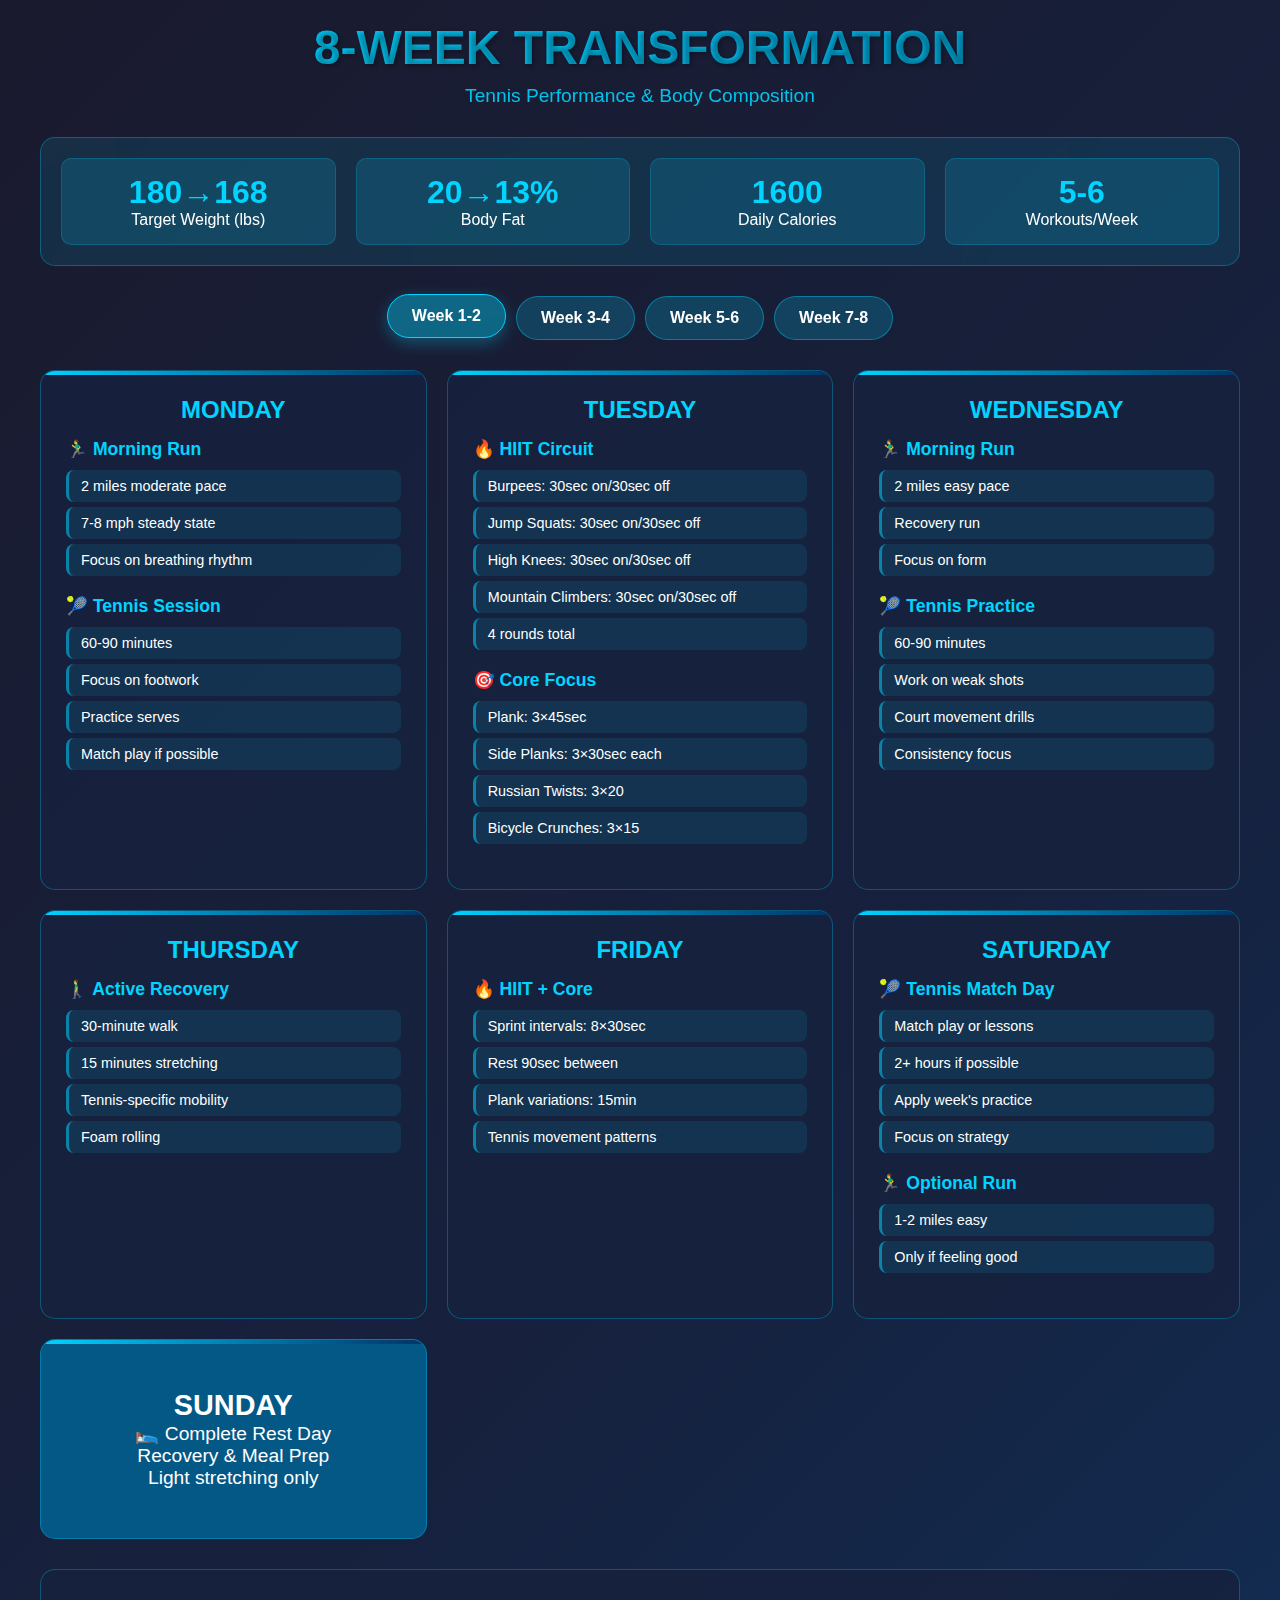
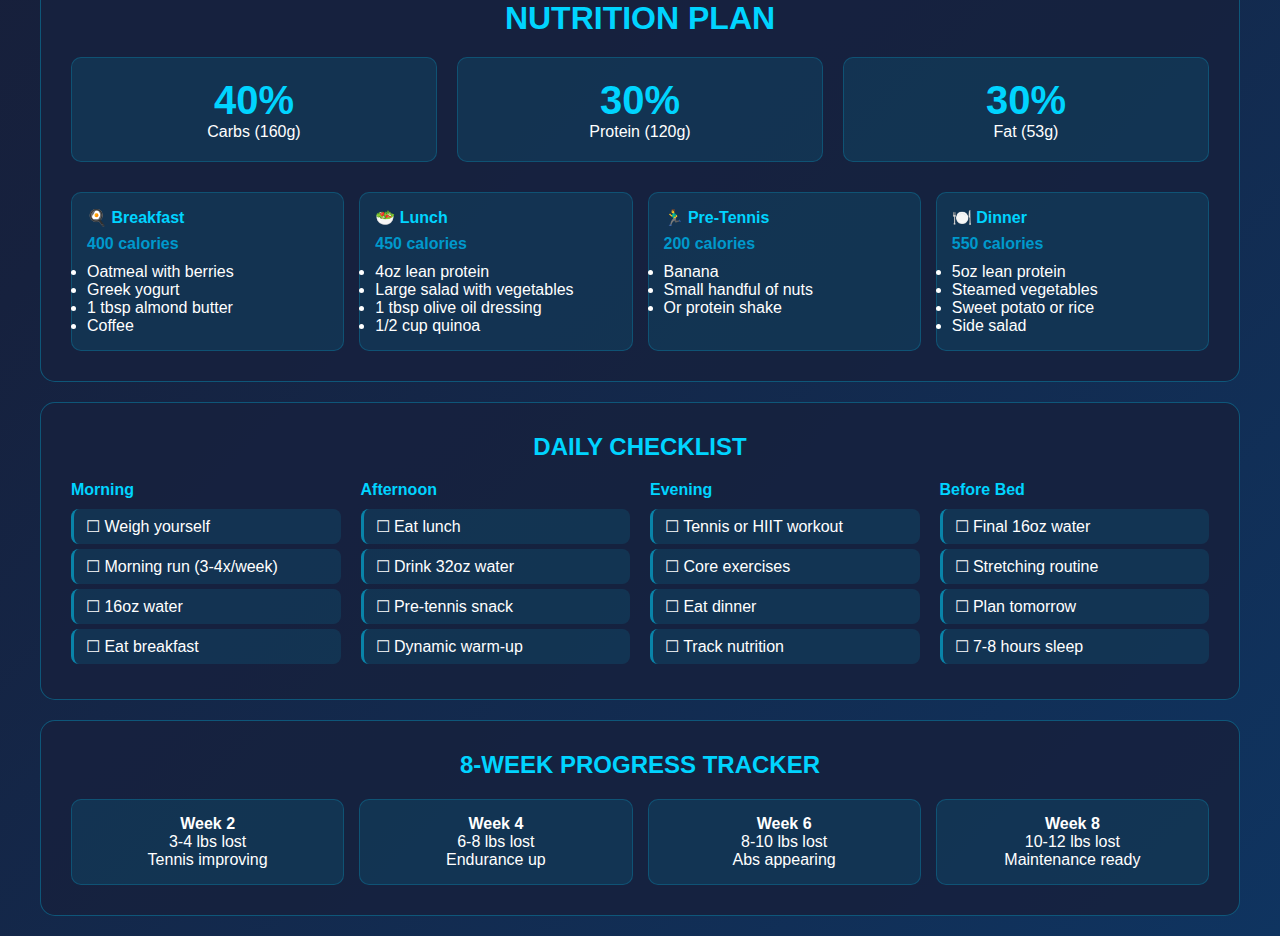
<file: index.html>
<!DOCTYPE html>
<html lang="en">
<head>
    <meta charset="UTF-8">
    <meta name="viewport" content="width=device-width, initial-scale=1.0">
    <title>🦾 8-Week Transformation</title>
    <link rel="icon" href="data:image/svg+xml,<svg xmlns=%22http://www.w3.org/2000/svg%22 viewBox=%220 0 100 100%22><text y=%22.9em%22 font-size=%2290%22>💪</text></svg>">
    <link rel="apple-touch-icon" href="data:image/svg+xml,<svg xmlns=%22http://www.w3.org/2000/svg%22 viewBox=%220 0 100 100%22><text y=%22.9em%22 font-size=%2290%22>💪</text></svg>">
    <link rel="stylesheet" href="styles.css">
</head>
<body>
    <div class="container">
        <div class="header">
            <h1>8-WEEK TRANSFORMATION</h1>
            <div class="subtitle">Tennis Performance & Body Composition</div>
        </div>
        
        <div class="stats">
            <div class="stats-grid">
                <div class="stat-item">
                    <span class="stat-number">180→168</span>
                    <div>Target Weight (lbs)</div>
                </div>
                <div class="stat-item">
                    <span class="stat-number">20→13%</span>
                    <div>Body Fat</div>
                </div>
                <div class="stat-item">
                    <span class="stat-number">1600</span>
                    <div>Daily Calories</div>
                </div>
                <div class="stat-item">
                    <span class="stat-number">5-6</span>
                    <div>Workouts/Week</div>
                </div>
            </div>
        </div>
        
        <div class="week-selector">
            <button class="week-btn active" onclick="showWeek(1)">Week 1-2</button>
            <button class="week-btn" onclick="showWeek(2)">Week 3-4</button>
            <button class="week-btn" onclick="showWeek(3)">Week 5-6</button>
            <button class="week-btn" onclick="showWeek(4)">Week 7-8</button>
        </div>
        
        <div class="weekly-plan active" id="week1">
            <div class="day-card">
                <div class="day-header">MONDAY</div>
                <div class="workout-section">
                    <div class="workout-title">🏃‍♂️ Morning Run</div>
                    <ul class="exercise-list">
                        <li>2 miles moderate pace</li>
                        <li>7-8 mph steady state</li>
                        <li>Focus on breathing rhythm</li>
                    </ul>
                </div>
                <div class="workout-section">
                    <div class="workout-title">🎾 Tennis Session</div>
                    <ul class="exercise-list">
                        <li>60-90 minutes</li>
                        <li>Focus on footwork</li>
                        <li>Practice serves</li>
                        <li>Match play if possible</li>
                    </ul>
                </div>
            </div>
            
            <div class="day-card">
                <div class="day-header">TUESDAY</div>
                <div class="workout-section">
                    <div class="workout-title">🔥 HIIT Circuit</div>
                    <ul class="exercise-list">
                        <li>Burpees: 30sec on/30sec off</li>
                        <li>Jump Squats: 30sec on/30sec off</li>
                        <li>High Knees: 30sec on/30sec off</li>
                        <li>Mountain Climbers: 30sec on/30sec off</li>
                        <li>4 rounds total</li>
                    </ul>
                </div>
                <div class="workout-section">
                    <div class="workout-title">🎯 Core Focus</div>
                    <ul class="exercise-list">
                        <li>Plank: 3×45sec</li>
                        <li>Side Planks: 3×30sec each</li>
                        <li>Russian Twists: 3×20</li>
                        <li>Bicycle Crunches: 3×15</li>
                    </ul>
                </div>
            </div>
            
            <div class="day-card">
                <div class="day-header">WEDNESDAY</div>
                <div class="workout-section">
                    <div class="workout-title">🏃‍♂️ Morning Run</div>
                    <ul class="exercise-list">
                        <li>2 miles easy pace</li>
                        <li>Recovery run</li>
                        <li>Focus on form</li>
                    </ul>
                </div>
                <div class="workout-section">
                    <div class="workout-title">🎾 Tennis Practice</div>
                    <ul class="exercise-list">
                        <li>60-90 minutes</li>
                        <li>Work on weak shots</li>
                        <li>Court movement drills</li>
                        <li>Consistency focus</li>
                    </ul>
                </div>
            </div>
            
            <div class="day-card">
                <div class="day-header">THURSDAY</div>
                <div class="workout-section">
                    <div class="workout-title">🚶‍♂️ Active Recovery</div>
                    <ul class="exercise-list">
                        <li>30-minute walk</li>
                        <li>15 minutes stretching</li>
                        <li>Tennis-specific mobility</li>
                        <li>Foam rolling</li>
                    </ul>
                </div>
            </div>
            
            <div class="day-card">
                <div class="day-header">FRIDAY</div>
                <div class="workout-section">
                    <div class="workout-title">🔥 HIIT + Core</div>
                    <ul class="exercise-list">
                        <li>Sprint intervals: 8×30sec</li>
                        <li>Rest 90sec between</li>
                        <li>Plank variations: 15min</li>
                        <li>Tennis movement patterns</li>
                    </ul>
                </div>
            </div>
            
            <div class="day-card">
                <div class="day-header">SATURDAY</div>
                <div class="workout-section">
                    <div class="workout-title">🎾 Tennis Match Day</div>
                    <ul class="exercise-list">
                        <li>Match play or lessons</li>
                        <li>2+ hours if possible</li>
                        <li>Apply week's practice</li>
                        <li>Focus on strategy</li>
                    </ul>
                </div>
                <div class="workout-section">
                    <div class="workout-title">🏃‍♂️ Optional Run</div>
                    <ul class="exercise-list">
                        <li>1-2 miles easy</li>
                        <li>Only if feeling good</li>
                    </ul>
                </div>
            </div>
            
            <div class="day-card rest-day">
                <div class="rest-content">
                    <h2>SUNDAY</h2>
                    <p>🛌 Complete Rest Day</p>
                    <p>Recovery & Meal Prep</p>
                    <p>Light stretching only</p>
                </div>
            </div>
        </div>
        
        <div class="weekly-plan" id="week2">
            <div class="day-card">
                <div class="day-header">WEEK 3-4</div>
                <div class="workout-section">
                    <div class="workout-title">🚀 Intensity Increase</div>
                    <ul class="exercise-list">
                        <li>Morning Runs: 2.5 miles</li>
                        <li>Add 1-2 interval segments</li>
                        <li>HIIT: 35sec on/25sec off</li>
                        <li>Tennis: Focus on power shots</li>
                        <li>Core work: 60sec planks</li>
                        <li>Body adapting to routine</li>
                    </ul>
                </div>
            </div>
            
            <div class="day-card">
                <div class="day-header">PROGRESSION</div>
                <div class="workout-section">
                    <div class="workout-title">📈 Workout Updates</div>
                    <ul class="exercise-list">
                        <li>Add tennis-specific HIIT</li>
                        <li>Lateral movement drills</li>
                        <li>Reaction time training</li>
                        <li>Longer tennis sessions</li>
                        <li>Advanced core exercises</li>
                    </ul>
                </div>
            </div>
            
            <div class="day-card">
                <div class="day-header">TENNIS FOCUS</div>
                <div class="workout-section">
                    <div class="workout-title">🎾 Skill Development</div>
                    <ul class="exercise-list">
                        <li>3-4 tennis sessions/week</li>
                        <li>Work on serve consistency</li>
                        <li>Improve court coverage</li>
                        <li>Match strategy development</li>
                        <li>Mental game practice</li>
                    </ul>
                </div>
            </div>
        </div>
        
        <div class="weekly-plan" id="week3">
            <div class="day-card">
                <div class="day-header">WEEK 5-6</div>
                <div class="workout-section">
                    <div class="workout-title">🔥 Peak Training</div>
                    <ul class="exercise-list">
                        <li>Morning Runs: 3 miles</li>
                        <li>Hill intervals added</li>
                        <li>HIIT: 40sec on/20sec off</li>
                        <li>Advanced tennis drills</li>
                        <li>Abs becoming visible</li>
                        <li>Peak fitness approaching</li>
                    </ul>
                </div>
            </div>
            
            <div class="day-card">
                <div class="day-header">PERFORMANCE</div>
                <div class="workout-section">
                    <div class="workout-title">💯 Elite Level</div>
                    <ul class="exercise-list">
                        <li>Tennis performance peaked</li>
                        <li>Endurance significantly up</li>
                        <li>Body fat dropping fast</li>
                        <li>Recovery improving</li>
                        <li>Confidence building</li>
                    </ul>
                </div>
            </div>
            
            <div class="day-card">
                <div class="day-header">BODY CHANGES</div>
                <div class="workout-section">
                    <div class="workout-title">📸 Visible Results</div>
                    <ul class="exercise-list">
                        <li>8-10 lbs lost</li>
                        <li>Muscle definition clear</li>
                        <li>Tennis game improved</li>
                        <li>Energy levels high</li>
                        <li>Clothes fitting better</li>
                    </ul>
                </div>
            </div>
        </div>
        
        <div class="weekly-plan" id="week4">
            <div class="day-card">
                <div class="day-header">WEEK 7-8</div>
                <div class="workout-section">
                    <div class="workout-title">🎯 Maintenance Prep</div>
                    <ul class="exercise-list">
                        <li>Increase calories to 1800</li>
                        <li>Focus on sustainable habits</li>
                        <li>Tennis remains primary</li>
                        <li>Running 3-4x per week</li>
                        <li>HIIT 2x per week</li>
                        <li>Prepare for long-term</li>
                    </ul>
                </div>
            </div>
            
            <div class="day-card">
                <div class="day-header">TRANSITION</div>
                <div class="workout-section">
                    <div class="workout-title">🔄 Sustainable Routine</div>
                    <ul class="exercise-list">
                        <li>Less rigid schedule</li>
                        <li>Listen to your body</li>
                        <li>Maintain tennis frequency</li>
                        <li>Flexible running schedule</li>
                        <li>Core work 3x/week</li>
                    </ul>
                </div>
            </div>
            
            <div class="day-card">
                <div class="day-header">FINAL RESULTS</div>
                <div class="workout-section">
                    <div class="workout-title">🏆 Achievement</div>
                    <ul class="exercise-list">
                        <li>168-170 lbs maintained</li>
                        <li>13-15% body fat</li>
                        <li>Visible abs achieved</li>
                        <li>Tennis game elevated</li>
                        <li>Sustainable lifestyle</li>
                        <li>Ready for maintenance</li>
                    </ul>
                </div>
            </div>
        </div>
        
        <div class="diet-section">
            <div class="diet-title">NUTRITION PLAN</div>
            <div class="macros">
                <div class="macro-card">
                    <span class="macro-percentage">40%</span>
                    <div>Carbs (160g)</div>
                </div>
                <div class="macro-card">
                    <span class="macro-percentage">30%</span>
                    <div>Protein (120g)</div>
                </div>
                <div class="macro-card">
                    <span class="macro-percentage">30%</span>
                    <div>Fat (53g)</div>
                </div>
            </div>
            
            <div class="meals-grid">
                <div class="meal-card">
                    <div class="meal-title">🍳 Breakfast</div>
                    <div class="meal-calories">400 calories</div>
                    <ul>
                        <li>Oatmeal with berries</li>
                        <li>Greek yogurt</li>
                        <li>1 tbsp almond butter</li>
                        <li>Coffee</li>
                    </ul>
                </div>
                
                <div class="meal-card">
                    <div class="meal-title">🥗 Lunch</div>
                    <div class="meal-calories">450 calories</div>
                    <ul>
                        <li>4oz lean protein</li>
                        <li>Large salad with vegetables</li>
                        <li>1 tbsp olive oil dressing</li>
                        <li>1/2 cup quinoa</li>
                    </ul>
                </div>
                
                <div class="meal-card">
                    <div class="meal-title">🏃‍♂️ Pre-Tennis</div>
                    <div class="meal-calories">200 calories</div>
                    <ul>
                        <li>Banana</li>
                        <li>Small handful of nuts</li>
                        <li>Or protein shake</li>
                    </ul>
                </div>
                
                <div class="meal-card">
                    <div class="meal-title">🍽️ Dinner</div>
                    <div class="meal-calories">550 calories</div>
                    <ul>
                        <li>5oz lean protein</li>
                        <li>Steamed vegetables</li>
                        <li>Sweet potato or rice</li>
                        <li>Side salad</li>
                    </ul>
                </div>
            </div>
        </div>
        
        <div class="checklist">
            <div class="checklist-title">DAILY CHECKLIST</div>
            <div class="checklist-items">
                <div class="checklist-section">
                    <h4>Morning</h4>
                    <ul>
                        <li>☐ Weigh yourself</li>
                        <li>☐ Morning run (3-4x/week)</li>
                        <li>☐ 16oz water</li>
                        <li>☐ Eat breakfast</li>
                    </ul>
                </div>
                
                <div class="checklist-section">
                    <h4>Afternoon</h4>
                    <ul>
                        <li>☐ Eat lunch</li>
                        <li>☐ Drink 32oz water</li>
                        <li>☐ Pre-tennis snack</li>
                        <li>☐ Dynamic warm-up</li>
                    </ul>
                </div>
                
                <div class="checklist-section">
                    <h4>Evening</h4>
                    <ul>
                        <li>☐ Tennis or HIIT workout</li>
                        <li>☐ Core exercises</li>
                        <li>☐ Eat dinner</li>
                        <li>☐ Track nutrition</li>
                    </ul>
                </div>
                
                <div class="checklist-section">
                    <h4>Before Bed</h4>
                    <ul>
                        <li>☐ Final 16oz water</li>
                        <li>☐ Stretching routine</li>
                        <li>☐ Plan tomorrow</li>
                        <li>☐ 7-8 hours sleep</li>
                    </ul>
                </div>
            </div>
        </div>
        
        <div class="progress-tracker">
            <div class="progress-title">8-WEEK PROGRESS TRACKER</div>
            <div class="progress-grid">
                <div class="progress-item">
                    <strong>Week 2</strong><br>
                    3-4 lbs lost<br>
                    Tennis improving
                </div>
                <div class="progress-item">
                    <strong>Week 4</strong><br>
                    6-8 lbs lost<br>
                    Endurance up
                </div>
                <div class="progress-item">
                    <strong>Week 6</strong><br>
                    8-10 lbs lost<br>
                    Abs appearing
                </div>
                <div class="progress-item">
                    <strong>Week 8</strong><br>
                    10-12 lbs lost<br>
                    Maintenance ready
                </div>
            </div>
        </div>
    </div>
    
    <script src="script.js"></script>
</body>
</html>
</file>
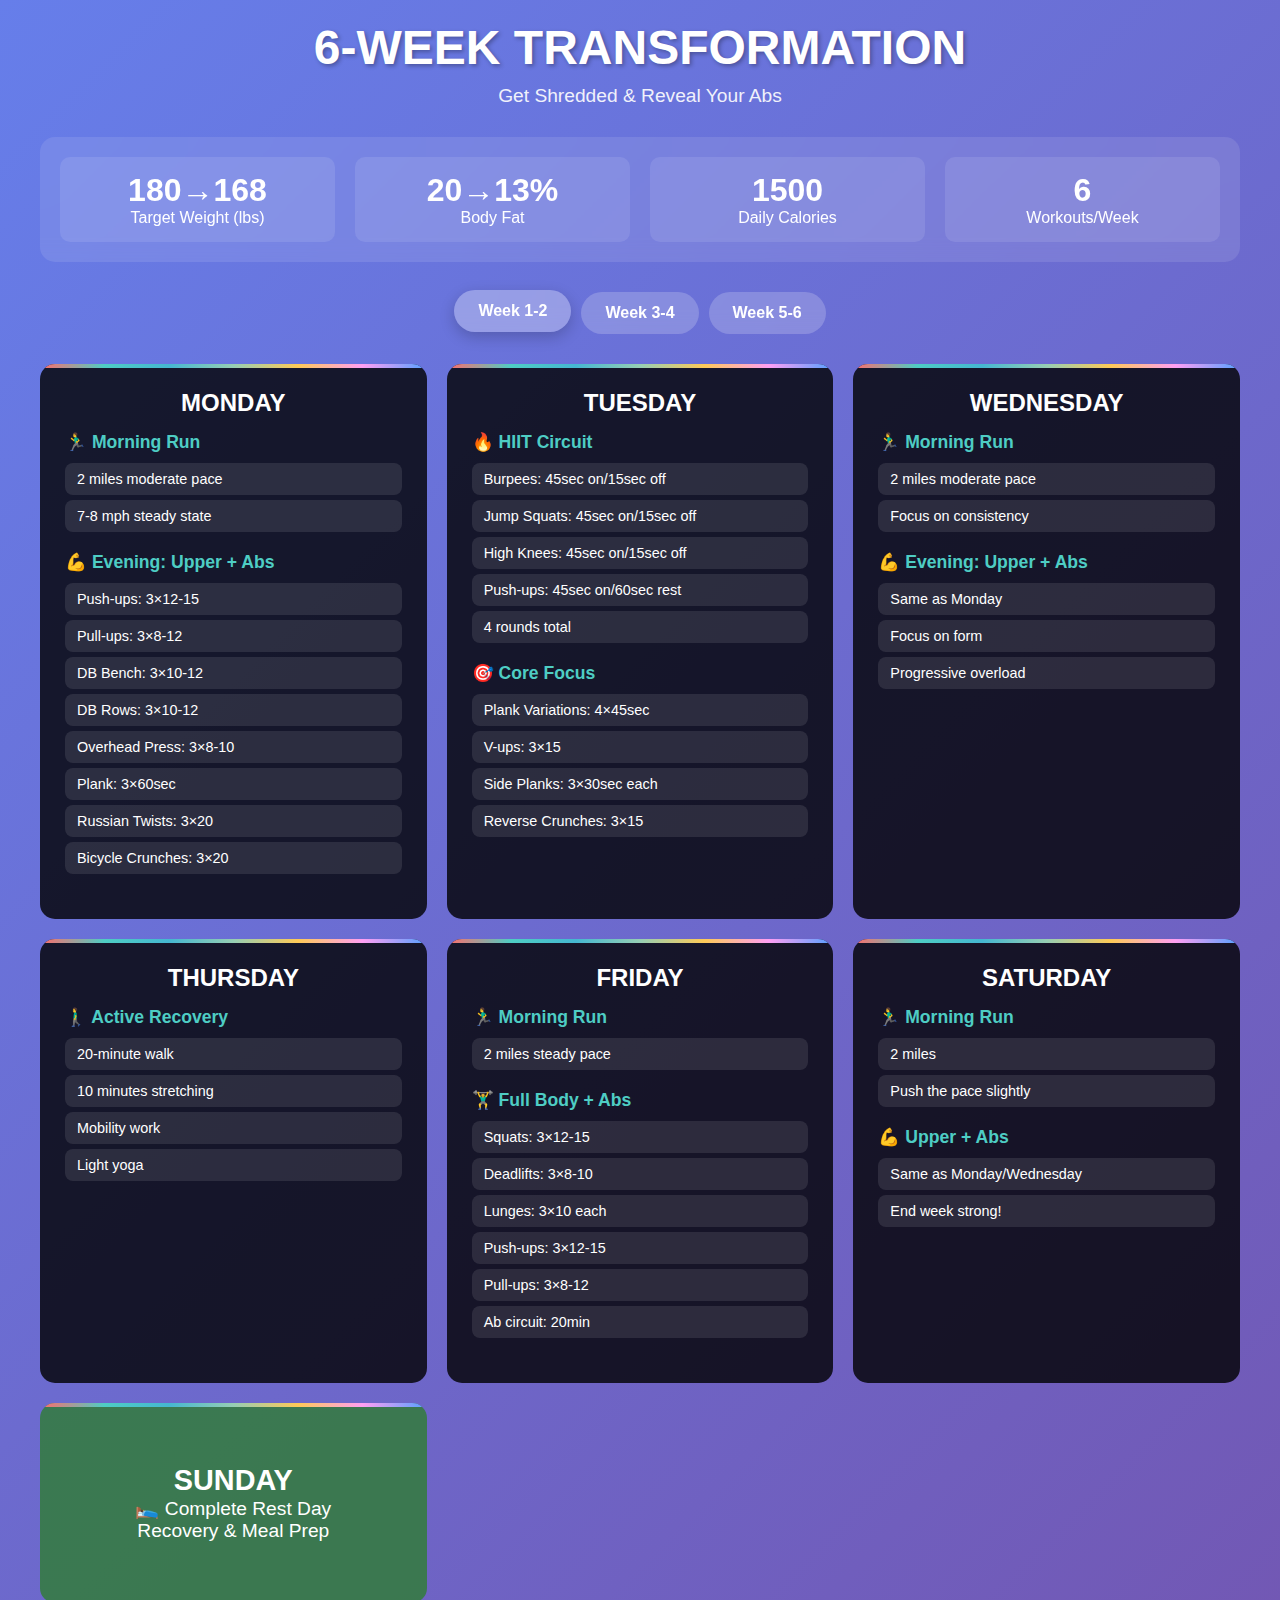
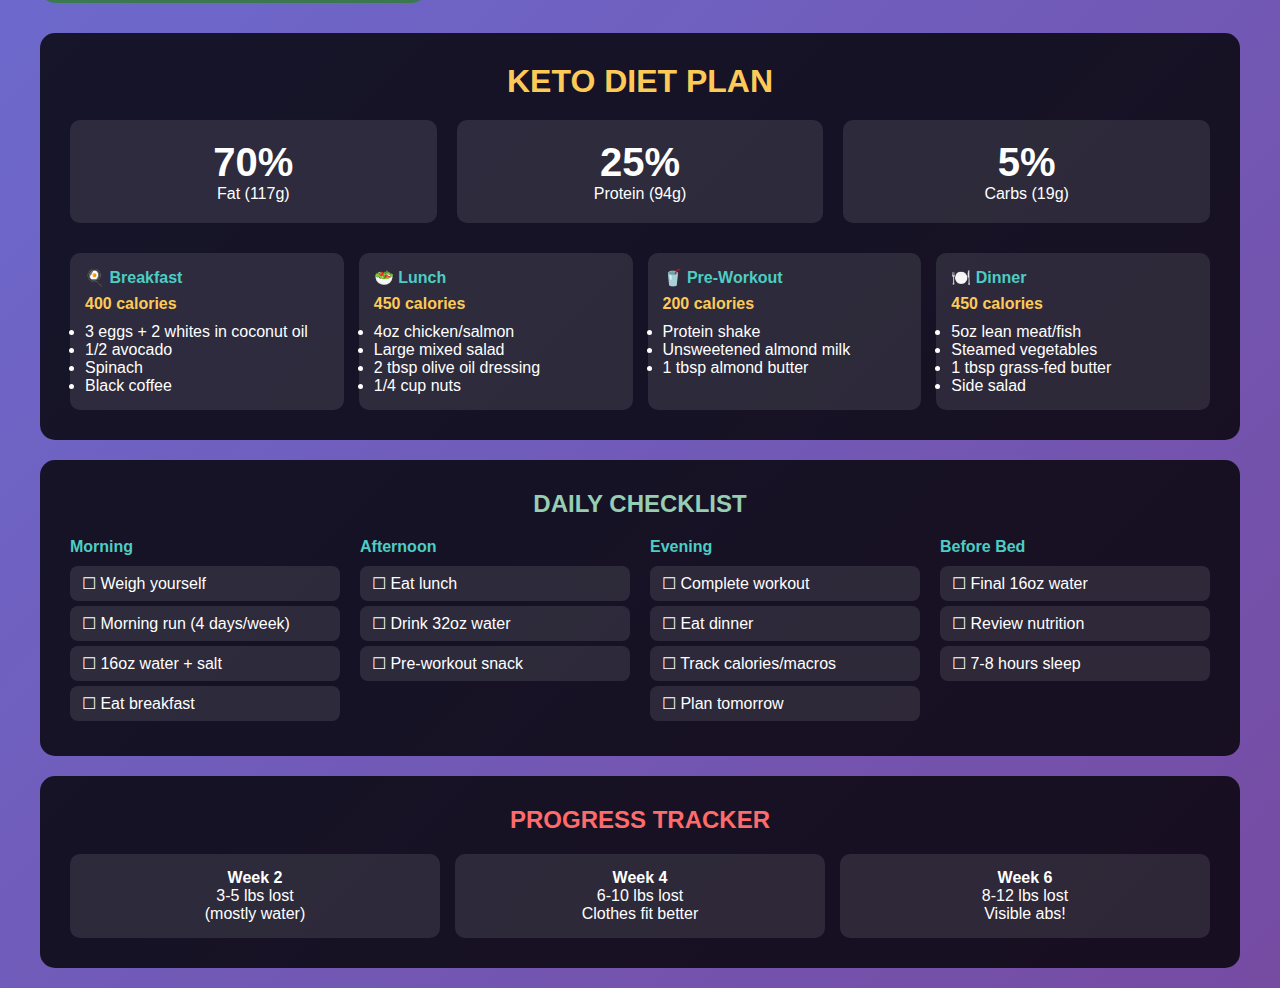
<file: AiWorkouts.html>
<!DOCTYPE html> 
<html lang="en">
<head>
    <meta charset="UTF-8">
    <meta name="viewport" content="width=device-width, initial-scale=1.0">
    <title>6-Week Transformation Plan</title>
    <style>
        * {
            margin: 0;
            padding: 0;
            box-sizing: border-box;
        }
        
        body {
            font-family: 'Arial', sans-serif;
            background: linear-gradient(135deg, #667eea 0%, #764ba2 100%);
            min-height: 100vh;
            padding: 20px;
        }
        
        .container {
            max-width: 1200px;
            margin: 0 auto;
        }
        
        .header {
            text-align: center;
            color: white;
            margin-bottom: 30px;
        }
        
        .header h1 {
            font-size: 3rem;
            font-weight: bold;
            text-shadow: 2px 2px 4px rgba(0,0,0,0.3);
            margin-bottom: 10px;
        }
        
        .header .subtitle {
            font-size: 1.2rem;
            opacity: 0.9;
        }
        
        .stats {
            background: rgba(255,255,255,0.1);
            border-radius: 15px;
            padding: 20px;
            margin-bottom: 30px;
            backdrop-filter: blur(10px);
            color: white;
        }
        
        .stats-grid {
            display: grid;
            grid-template-columns: repeat(auto-fit, minmax(200px, 1fr));
            gap: 20px;
            text-align: center;
        }
        
        .stat-item {
            background: rgba(255,255,255,0.1);
            padding: 15px;
            border-radius: 10px;
        }
        
        .stat-number {
            font-size: 2rem;
            font-weight: bold;
            display: block;
        }
        
        .week-selector {
            display: flex;
            justify-content: center;
            gap: 10px;
            margin-bottom: 30px;
        }
        
        .week-btn {
            background: rgba(255,255,255,0.2);
            color: white;
            border: none;
            padding: 12px 24px;
            border-radius: 25px;
            cursor: pointer;
            font-size: 1rem;
            font-weight: bold;
            transition: all 0.3s ease;
            backdrop-filter: blur(10px);
        }
        
        .week-btn:hover, .week-btn.active {
            background: rgba(255,255,255,0.3);
            transform: translateY(-2px);
            box-shadow: 0 5px 15px rgba(0,0,0,0.2);
        }
        
        .weekly-plan {
            display: none;
            grid-template-columns: repeat(auto-fit, minmax(300px, 1fr));
            gap: 20px;
            margin-bottom: 30px;
        }
        
        .weekly-plan.active {
            display: grid;
        }
        
        .day-card {
            background: rgba(0,0,0,0.8);
            border-radius: 15px;
            padding: 25px;
            color: white;
            position: relative;
            overflow: hidden;
        }
        
        .day-card::before {
            content: '';
            position: absolute;
            top: 0;
            left: 0;
            right: 0;
            height: 4px;
            background: linear-gradient(90deg, #ff6b6b, #4ecdc4, #45b7d1, #96ceb4, #feca57, #ff9ff3, #54a0ff);
        }
        
        .day-header {
            font-size: 1.5rem;
            font-weight: bold;
            margin-bottom: 15px;
            text-align: center;
        }
        
        .workout-section {
            margin-bottom: 20px;
        }
        
        .workout-title {
            font-size: 1.1rem;
            font-weight: bold;
            color: #4ecdc4;
            margin-bottom: 10px;
        }
        
        .exercise-list {
            list-style: none;
        }
        
        .exercise-list li {
            background: rgba(255,255,255,0.1);
            margin: 5px 0;
            padding: 8px 12px;
            border-radius: 8px;
            font-size: 0.9rem;
        }
        
        .rest-day {
            background: rgba(46, 125, 50, 0.8) !important;
            text-align: center;
            display: flex;
            align-items: center;
            justify-content: center;
            min-height: 200px;
        }
        
        .rest-content {
            font-size: 1.2rem;
        }
        
        .diet-section {
            background: rgba(0,0,0,0.8);
            border-radius: 15px;
            padding: 30px;
            color: white;
            margin-bottom: 20px;
        }
        
        .diet-title {
            font-size: 2rem;
            font-weight: bold;
            text-align: center;
            margin-bottom: 20px;
            color: #feca57;
        }
        
        .macros {
            display: grid;
            grid-template-columns: repeat(auto-fit, minmax(200px, 1fr));
            gap: 20px;
            margin-bottom: 30px;
        }
        
        .macro-card {
            background: rgba(255,255,255,0.1);
            padding: 20px;
            border-radius: 10px;
            text-align: center;
        }
        
        .macro-percentage {
            font-size: 2.5rem;
            font-weight: bold;
            display: block;
        }
        
        .meals-grid {
            display: grid;
            grid-template-columns: repeat(auto-fit, minmax(250px, 1fr));
            gap: 15px;
        }
        
        .meal-card {
            background: rgba(255,255,255,0.1);
            padding: 15px;
            border-radius: 10px;
        }
        
        .meal-title {
            font-weight: bold;
            color: #4ecdc4;
            margin-bottom: 8px;
        }
        
        .meal-calories {
            color: #feca57;
            font-weight: bold;
            margin-bottom: 10px;
        }
        
        .checklist {
            background: rgba(0,0,0,0.8);
            border-radius: 15px;
            padding: 30px;
            color: white;
        }
        
        .checklist-title {
            font-size: 1.5rem;
            font-weight: bold;
            text-align: center;
            margin-bottom: 20px;
            color: #96ceb4;
        }
        
        .checklist-items {
            display: grid;
            grid-template-columns: repeat(auto-fit, minmax(250px, 1fr));
            gap: 20px;
        }
        
        .checklist-section h4 {
            color: #4ecdc4;
            margin-bottom: 10px;
        }
        
        .checklist-section ul {
            list-style: none;
        }
        
        .checklist-section li {
            background: rgba(255,255,255,0.1);
            padding: 8px 12px;
            margin: 5px 0;
            border-radius: 8px;
            cursor: pointer;
            transition: all 0.3s ease;
        }
        
        .checklist-section li:hover {
            background: rgba(255,255,255,0.2);
        }
        
        .progress-tracker {
            background: rgba(0,0,0,0.8);
            border-radius: 15px;
            padding: 30px;
            color: white;
            margin-top: 20px;
        }
        
        .progress-title {
            font-size: 1.5rem;
            font-weight: bold;
            text-align: center;
            margin-bottom: 20px;
            color: #ff6b6b;
        }
        
        .progress-grid {
            display: grid;
            grid-template-columns: repeat(auto-fit, minmax(200px, 1fr));
            gap: 15px;
        }
        
        .progress-item {
            background: rgba(255,255,255,0.1);
            padding: 15px;
            border-radius: 10px;
            text-align: center;
        }
        
        @media (max-width: 768px) {
            .header h1 {
                font-size: 2rem;
            }
            
            .weekly-plan {
                grid-template-columns: 1fr;
            }
            
            .week-selector {
                flex-wrap: wrap;
            }
        }
    </style>
</head>
<body>
    <div class="container">
        <div class="header">
            <h1>6-WEEK TRANSFORMATION</h1>
            <div class="subtitle">Get Shredded & Reveal Your Abs</div>
        </div>
        
        <div class="stats">
            <div class="stats-grid">
                <div class="stat-item">
                    <span class="stat-number">180→168</span>
                    <div>Target Weight (lbs)</div>
                </div>
                <div class="stat-item">
                    <span class="stat-number">20→13%</span>
                    <div>Body Fat</div>
                </div>
                <div class="stat-item">
                    <span class="stat-number">1500</span>
                    <div>Daily Calories</div>
                </div>
                <div class="stat-item">
                    <span class="stat-number">6</span>
                    <div>Workouts/Week</div>
                </div>
            </div>
        </div>
        
        <div class="week-selector">
            <button class="week-btn active" onclick="showWeek(1)">Week 1-2</button>
            <button class="week-btn" onclick="showWeek(2)">Week 3-4</button>
            <button class="week-btn" onclick="showWeek(3)">Week 5-6</button>
        </div>
        
        <div class="weekly-plan active" id="week1">
            <div class="day-card">
                <div class="day-header">MONDAY</div>
                <div class="workout-section">
                    <div class="workout-title">🏃‍♂️ Morning Run</div>
                    <ul class="exercise-list">
                        <li>2 miles moderate pace</li>
                        <li>7-8 mph steady state</li>
                    </ul>
                </div>
                <div class="workout-section">
                    <div class="workout-title">💪 Evening: Upper + Abs</div>
                    <ul class="exercise-list">
                        <li>Push-ups: 3×12-15</li>
                        <li>Pull-ups: 3×8-12</li>
                        <li>DB Bench: 3×10-12</li>
                        <li>DB Rows: 3×10-12</li>
                        <li>Overhead Press: 3×8-10</li>
                        <li>Plank: 3×60sec</li>
                        <li>Russian Twists: 3×20</li>
                        <li>Bicycle Crunches: 3×20</li>
                    </ul>
                </div>
            </div>
            
            <div class="day-card">
                <div class="day-header">TUESDAY</div>
                <div class="workout-section">
                    <div class="workout-title">🔥 HIIT Circuit</div>
                    <ul class="exercise-list">
                        <li>Burpees: 45sec on/15sec off</li>
                        <li>Jump Squats: 45sec on/15sec off</li>
                        <li>High Knees: 45sec on/15sec off</li>
                        <li>Push-ups: 45sec on/60sec rest</li>
                        <li>4 rounds total</li>
                    </ul>
                </div>
                <div class="workout-section">
                    <div class="workout-title">🎯 Core Focus</div>
                    <ul class="exercise-list">
                        <li>Plank Variations: 4×45sec</li>
                        <li>V-ups: 3×15</li>
                        <li>Side Planks: 3×30sec each</li>
                        <li>Reverse Crunches: 3×15</li>
                    </ul>
                </div>
            </div>
            
            <div class="day-card">
                <div class="day-header">WEDNESDAY</div>
                <div class="workout-section">
                    <div class="workout-title">🏃‍♂️ Morning Run</div>
                    <ul class="exercise-list">
                        <li>2 miles moderate pace</li>
                        <li>Focus on consistency</li>
                    </ul>
                </div>
                <div class="workout-section">
                    <div class="workout-title">💪 Evening: Upper + Abs</div>
                    <ul class="exercise-list">
                        <li>Same as Monday</li>
                        <li>Focus on form</li>
                        <li>Progressive overload</li>
                    </ul>
                </div>
            </div>
            
            <div class="day-card">
                <div class="day-header">THURSDAY</div>
                <div class="workout-section">
                    <div class="workout-title">🚶‍♂️ Active Recovery</div>
                    <ul class="exercise-list">
                        <li>20-minute walk</li>
                        <li>10 minutes stretching</li>
                        <li>Mobility work</li>
                        <li>Light yoga</li>
                    </ul>
                </div>
            </div>
            
            <div class="day-card">
                <div class="day-header">FRIDAY</div>
                <div class="workout-section">
                    <div class="workout-title">🏃‍♂️ Morning Run</div>
                    <ul class="exercise-list">
                        <li>2 miles steady pace</li>
                    </ul>
                </div>
                <div class="workout-section">
                    <div class="workout-title">🏋️‍♂️ Full Body + Abs</div>
                    <ul class="exercise-list">
                        <li>Squats: 3×12-15</li>
                        <li>Deadlifts: 3×8-10</li>
                        <li>Lunges: 3×10 each</li>
                        <li>Push-ups: 3×12-15</li>
                        <li>Pull-ups: 3×8-12</li>
                        <li>Ab circuit: 20min</li>
                    </ul>
                </div>
            </div>
            
            <div class="day-card">
                <div class="day-header">SATURDAY</div>
                <div class="workout-section">
                    <div class="workout-title">🏃‍♂️ Morning Run</div>
                    <ul class="exercise-list">
                        <li>2 miles</li>
                        <li>Push the pace slightly</li>
                    </ul>
                </div>
                <div class="workout-section">
                    <div class="workout-title">💪 Upper + Abs</div>
                    <ul class="exercise-list">
                        <li>Same as Monday/Wednesday</li>
                        <li>End week strong!</li>
                    </ul>
                </div>
            </div>
            
            <div class="day-card rest-day">
                <div class="rest-content">
                    <h2>SUNDAY</h2>
                    <p>🛌 Complete Rest Day</p>
                    <p>Recovery & Meal Prep</p>
                </div>
            </div>
        </div>
        
        <div class="weekly-plan" id="week2">
            <div class="day-card">
                <div class="day-header">WEEK 3-4</div>
                <div class="workout-section">
                    <div class="workout-title">🚀 Acceleration Phase</div>
                    <ul class="exercise-list">
                        <li>Morning Runs: 2.5 miles with intervals</li>
                        <li>1 min fast / 2 min recovery</li>
                        <li>Increase workout intensity by 10%</li>
                        <li>Add 1-2 reps to each exercise</li>
                        <li>Fully keto-adapted now</li>
                        <li>Expect 1-2 lbs fat loss per week</li>
                    </ul>
                </div>
            </div>
            
            <div class="day-card">
                <div class="day-header">PROGRESSION</div>
                <div class="workout-section">
                    <div class="workout-title">📈 Workout Updates</div>
                    <ul class="exercise-list">
                        <li>Push-ups: 3×15-18</li>
                        <li>Pull-ups: 3×10-15</li>
                        <li>Plank: 3×75sec</li>
                        <li>HIIT: 50sec on/10sec off</li>
                        <li>Add weight to squats/deadlifts</li>
                    </ul>
                </div>
            </div>
            
            <div class="day-card">
                <div class="day-header">MEASUREMENTS</div>
                <div class="workout-section">
                    <div class="workout-title">📏 Track Progress</div>
                    <ul class="exercise-list">
                        <li>Weigh daily (same time)</li>
                        <li>Waist measurement weekly</li>
                        <li>Progress photos</li>
                        <li>How clothes fit</li>
                        <li>Energy levels</li>
                    </ul>
                </div>
            </div>
        </div>
        
        <div class="weekly-plan" id="week3">
            <div class="day-card">
                <div class="day-header">WEEK 5-6</div>
                <div class="workout-section">
                    <div class="workout-title">🔥 Final Push</div>
                    <ul class="exercise-list">
                        <li>Morning Runs: 3 miles</li>
                        <li>Hill intervals or speed work</li>
                        <li>Maximum intensity workouts</li>
                        <li>Abs should be visible now!</li>
                        <li>Fine-tune everything</li>
                    </ul>
                </div>
            </div>
            
            <div class="day-card">
                <div class="day-header">PEAK PERFORMANCE</div>
                <div class="workout-section">
                    <div class="workout-title">💯 Max Effort</div>
                    <ul class="exercise-list">
                        <li>Push-ups: 3×18-22</li>
                        <li>Pull-ups: 3×12-18</li>
                        <li>Plank: 3×90sec</li>
                        <li>HIIT: 55sec on/5sec off</li>
                        <li>Add complexity to exercises</li>
                    </ul>
                </div>
            </div>
            
            <div class="day-card">
                <div class="day-header">FINAL RESULTS</div>
                <div class="workout-section">
                    <div class="workout-title">🎯 Target Achievement</div>
                    <ul class="exercise-list">
                        <li>168 lbs target weight</li>
                        <li>12-15% body fat</li>
                        <li>Visible 6-pack abs</li>
                        <li>Dramatically improved fitness</li>
                        <li>New healthy habits formed</li>
                    </ul>
                </div>
            </div>
        </div>
        
        <div class="diet-section">
            <div class="diet-title">KETO DIET PLAN</div>
            <div class="macros">
                <div class="macro-card">
                    <span class="macro-percentage">70%</span>
                    <div>Fat (117g)</div>
                </div>
                <div class="macro-card">
                    <span class="macro-percentage">25%</span>
                    <div>Protein (94g)</div>
                </div>
                <div class="macro-card">
                    <span class="macro-percentage">5%</span>
                    <div>Carbs (19g)</div>
                </div>
            </div>
            
            <div class="meals-grid">
                <div class="meal-card">
                    <div class="meal-title">🍳 Breakfast</div>
                    <div class="meal-calories">400 calories</div>
                    <ul>
                        <li>3 eggs + 2 whites in coconut oil</li>
                        <li>1/2 avocado</li>
                        <li>Spinach</li>
                        <li>Black coffee</li>
                    </ul>
                </div>
                
                <div class="meal-card">
                    <div class="meal-title">🥗 Lunch</div>
                    <div class="meal-calories">450 calories</div>
                    <ul>
                        <li>4oz chicken/salmon</li>
                        <li>Large mixed salad</li>
                        <li>2 tbsp olive oil dressing</li>
                        <li>1/4 cup nuts</li>
                    </ul>
                </div>
                
                <div class="meal-card">
                    <div class="meal-title">🥤 Pre-Workout</div>
                    <div class="meal-calories">200 calories</div>
                    <ul>
                        <li>Protein shake</li>
                        <li>Unsweetened almond milk</li>
                        <li>1 tbsp almond butter</li>
                    </ul>
                </div>
                
                <div class="meal-card">
                    <div class="meal-title">🍽️ Dinner</div>
                    <div class="meal-calories">450 calories</div>
                    <ul>
                        <li>5oz lean meat/fish</li>
                        <li>Steamed vegetables</li>
                        <li>1 tbsp grass-fed butter</li>
                        <li>Side salad</li>
                    </ul>
                </div>
            </div>
        </div>
        
        <div class="checklist">
            <div class="checklist-title">DAILY CHECKLIST</div>
            <div class="checklist-items">
                <div class="checklist-section">
                    <h4>Morning</h4>
                    <ul>
                        <li>☐ Weigh yourself</li>
                        <li>☐ Morning run (4 days/week)</li>
                        <li>☐ 16oz water + salt</li>
                        <li>☐ Eat breakfast</li>
                    </ul>
                </div>
                
                <div class="checklist-section">
                    <h4>Afternoon</h4>
                    <ul>
                        <li>☐ Eat lunch</li>
                        <li>☐ Drink 32oz water</li>
                        <li>☐ Pre-workout snack</li>
                    </ul>
                </div>
                
                <div class="checklist-section">
                    <h4>Evening</h4>
                    <ul>
                        <li>☐ Complete workout</li>
                        <li>☐ Eat dinner</li>
                        <li>☐ Track calories/macros</li>
                        <li>☐ Plan tomorrow</li>
                    </ul>
                </div>
                
                <div class="checklist-section">
                    <h4>Before Bed</h4>
                    <ul>
                        <li>☐ Final 16oz water</li>
                        <li>☐ Review nutrition</li>
                        <li>☐ 7-8 hours sleep</li>
                    </ul>
                </div>
            </div>
        </div>
        
        <div class="progress-tracker">
            <div class="progress-title">PROGRESS TRACKER</div>
            <div class="progress-grid">
                <div class="progress-item">
                    <strong>Week 2</strong><br>
                    3-5 lbs lost<br>
                    (mostly water)
                </div>
                <div class="progress-item">
                    <strong>Week 4</strong><br>
                    6-10 lbs lost<br>
                    Clothes fit better
                </div>
                <div class="progress-item">
                    <strong>Week 6</strong><br>
                    8-12 lbs lost<br>
                    Visible abs!
                </div>
            </div>
        </div>
    </div>
    
    <script>
        function showWeek(weekNum) {
            // Hide all weeks
            document.querySelectorAll('.weekly-plan').forEach(plan => {
                plan.classList.remove('active');
            });
            
            // Remove active class from all buttons
            document.querySelectorAll('.week-btn').forEach(btn => {
                btn.classList.remove('active');
            });
            
            // Show selected week
            document.getElementById('week' + weekNum).classList.add('active');
            
            // Activate clicked button
            event.target.classList.add('active');
        }
        
        // Add click functionality to checklist items
        document.querySelectorAll('.checklist-section li').forEach(item => {
            item.addEventListener('click', function() {
                if (this.style.opacity === '0.5') {
                    this.style.opacity = '1';
                    this.style.textDecoration = 'none';
                } else {
                    this.style.opacity = '0.5';
                    this.style.textDecoration = 'line-through';
                }
            });
        });
    </script>
</body>
</html>
</file>
<file: styles.css>
* {
    margin: 0;
    padding: 0;
    box-sizing: border-box;
}

body {
    font-family: 'Arial', sans-serif;
    background: linear-gradient(135deg, #1a1a2e 0%, #16213e 50%, #0f3460 100%);
    min-height: 100vh;
    padding: 20px;
}

.container {
    max-width: 1200px;
    margin: 0 auto;
}

.header {
    text-align: center;
    color: white;
    margin-bottom: 30px;
}

.header h1 {
    font-size: 3rem;
    font-weight: bold;
    text-shadow: 2px 2px 4px rgba(0,0,0,0.3);
    margin-bottom: 10px;
    background: linear-gradient(45deg, #00d4ff, #0099cc);
    -webkit-background-clip: text;
    -webkit-text-fill-color: transparent;
    background-clip: text;
}

.header .subtitle {
    font-size: 1.2rem;
    opacity: 0.9;
    color: #00d4ff;
}

.stats {
    background: rgba(0, 212, 255, 0.1);
    border: 1px solid rgba(0, 212, 255, 0.3);
    border-radius: 15px;
    padding: 20px;
    margin-bottom: 30px;
    backdrop-filter: blur(10px);
    color: white;
}

.stats-grid {
    display: grid;
    grid-template-columns: repeat(auto-fit, minmax(200px, 1fr));
    gap: 20px;
    text-align: center;
}

.stat-item {
    background: rgba(0, 212, 255, 0.15);
    padding: 15px;
    border-radius: 10px;
    border: 1px solid rgba(0, 212, 255, 0.2);
}

.stat-number {
    font-size: 2rem;
    font-weight: bold;
    display: block;
    color: #00d4ff;
}

.week-selector {
    display: flex;
    justify-content: center;
    gap: 10px;
    margin-bottom: 30px;
    flex-wrap: wrap;
}

.week-btn {
    background: rgba(0, 212, 255, 0.2);
    color: white;
    border: 1px solid rgba(0, 212, 255, 0.4);
    padding: 12px 24px;
    border-radius: 25px;
    cursor: pointer;
    font-size: 1rem;
    font-weight: bold;
    transition: all 0.3s ease;
    backdrop-filter: blur(10px);
}

.week-btn:hover, .week-btn.active {
    background: rgba(0, 212, 255, 0.4);
    border-color: #00d4ff;
    transform: translateY(-2px);
    box-shadow: 0 5px 15px rgba(0, 212, 255, 0.3);
}

.weekly-plan {
    display: none;
    grid-template-columns: repeat(auto-fit, minmax(300px, 1fr));
    gap: 20px;
    margin-bottom: 30px;
}

.weekly-plan.active {
    display: grid;
}

.day-card {
    background: rgba(22, 33, 62, 0.9);
    border: 1px solid rgba(0, 212, 255, 0.3);
    border-radius: 15px;
    padding: 25px;
    color: white;
    position: relative;
    overflow: hidden;
}

.day-card::before {
    content: '';
    position: absolute;
    top: 0;
    left: 0;
    right: 0;
    height: 4px;
    background: linear-gradient(90deg, #00d4ff, #0099cc, #006699, #003366);
}

.day-header {
    font-size: 1.5rem;
    font-weight: bold;
    margin-bottom: 15px;
    text-align: center;
    color: #00d4ff;
}

.workout-section {
    margin-bottom: 20px;
}

.workout-title {
    font-size: 1.1rem;
    font-weight: bold;
    color: #00d4ff;
    margin-bottom: 10px;
}

.exercise-list {
    list-style: none;
}

.exercise-list li {
    background: rgba(0, 212, 255, 0.1);
    margin: 5px 0;
    padding: 8px 12px;
    border-radius: 8px;
    font-size: 0.9rem;
    border-left: 3px solid rgba(0, 212, 255, 0.5);
}

.rest-day {
    background: rgba(0, 102, 153, 0.8) !important;
    text-align: center;
    display: flex;
    align-items: center;
    justify-content: center;
    min-height: 200px;
}

.rest-content {
    font-size: 1.2rem;
}

.diet-section {
    background: rgba(22, 33, 62, 0.9);
    border: 1px solid rgba(0, 212, 255, 0.3);
    border-radius: 15px;
    padding: 30px;
    color: white;
    margin-bottom: 20px;
}

.diet-title {
    font-size: 2rem;
    font-weight: bold;
    text-align: center;
    margin-bottom: 20px;
    color: #00d4ff;
}

.macros {
    display: grid;
    grid-template-columns: repeat(auto-fit, minmax(200px, 1fr));
    gap: 20px;
    margin-bottom: 30px;
}

.macro-card {
    background: rgba(0, 212, 255, 0.1);
    padding: 20px;
    border-radius: 10px;
    text-align: center;
    border: 1px solid rgba(0, 212, 255, 0.2);
}

.macro-percentage {
    font-size: 2.5rem;
    font-weight: bold;
    display: block;
    color: #00d4ff;
}

.meals-grid {
    display: grid;
    grid-template-columns: repeat(auto-fit, minmax(250px, 1fr));
    gap: 15px;
}

.meal-card {
    background: rgba(0, 212, 255, 0.1);
    padding: 15px;
    border-radius: 10px;
    border: 1px solid rgba(0, 212, 255, 0.2);
}

.meal-title {
    font-weight: bold;
    color: #00d4ff;
    margin-bottom: 8px;
}

.meal-calories {
    color: #0099cc;
    font-weight: bold;
    margin-bottom: 10px;
}

.checklist {
    background: rgba(22, 33, 62, 0.9);
    border: 1px solid rgba(0, 212, 255, 0.3);
    border-radius: 15px;
    padding: 30px;
    color: white;
}

.checklist-title {
    font-size: 1.5rem;
    font-weight: bold;
    text-align: center;
    margin-bottom: 20px;
    color: #00d4ff;
}

.checklist-items {
    display: grid;
    grid-template-columns: repeat(auto-fit, minmax(250px, 1fr));
    gap: 20px;
}

.checklist-section h4 {
    color: #00d4ff;
    margin-bottom: 10px;
}

.checklist-section ul {
    list-style: none;
}

.checklist-section li {
    background: rgba(0, 212, 255, 0.1);
    padding: 8px 12px;
    margin: 5px 0;
    border-radius: 8px;
    cursor: pointer;
    transition: all 0.3s ease;
    border-left: 3px solid rgba(0, 212, 255, 0.5);
}

.checklist-section li:hover {
    background: rgba(0, 212, 255, 0.2);
}

.progress-tracker {
    background: rgba(22, 33, 62, 0.9);
    border: 1px solid rgba(0, 212, 255, 0.3);
    border-radius: 15px;
    padding: 30px;
    color: white;
    margin-top: 20px;
}

.progress-title {
    font-size: 1.5rem;
    font-weight: bold;
    text-align: center;
    margin-bottom: 20px;
    color: #00d4ff;
}

.progress-grid {
    display: grid;
    grid-template-columns: repeat(auto-fit, minmax(200px, 1fr));
    gap: 15px;
}

.progress-item {
    background: rgba(0, 212, 255, 0.1);
    padding: 15px;
    border-radius: 10px;
    text-align: center;
    border: 1px solid rgba(0, 212, 255, 0.2);
}

@media (max-width: 768px) {
    .header h1 {
        font-size: 2rem;
    }
    
    .weekly-plan {
        grid-template-columns: 1fr;
    }
    
    .week-selector {
        flex-wrap: wrap;
    }
}
</file>
